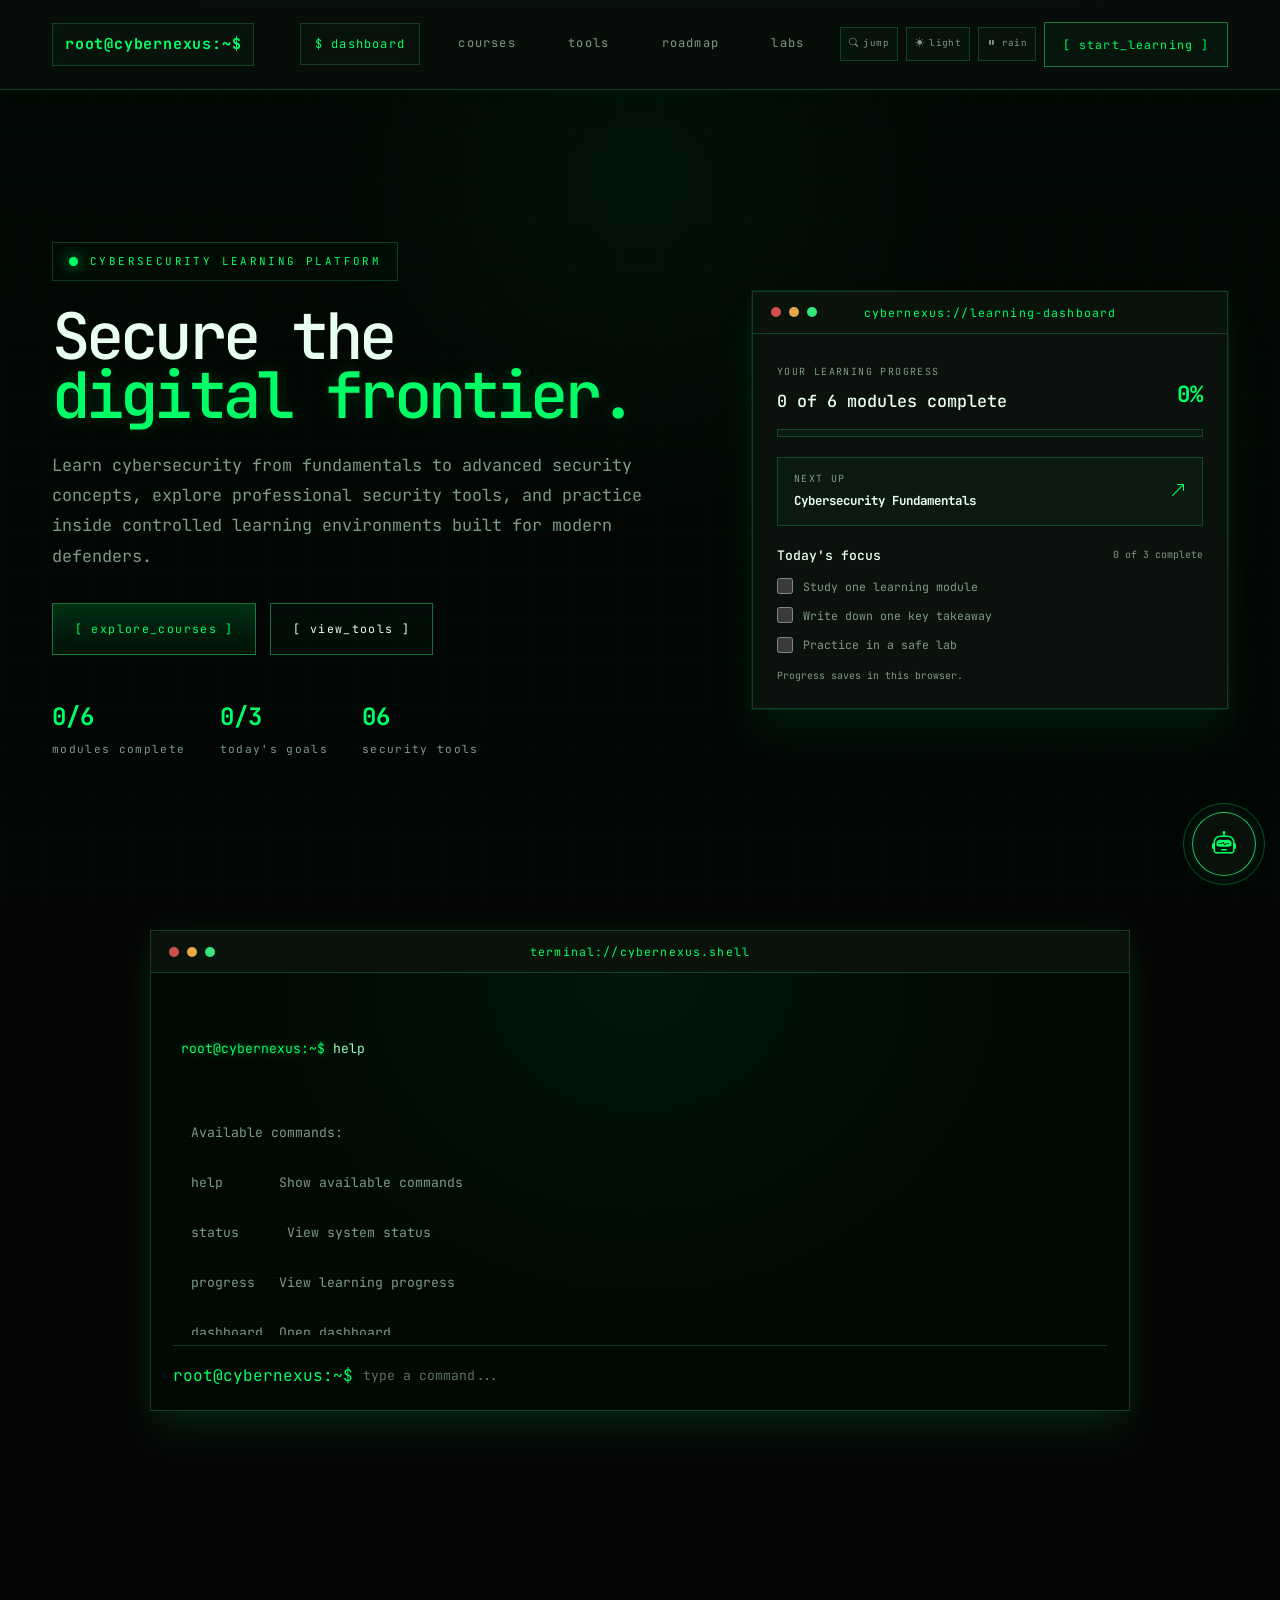
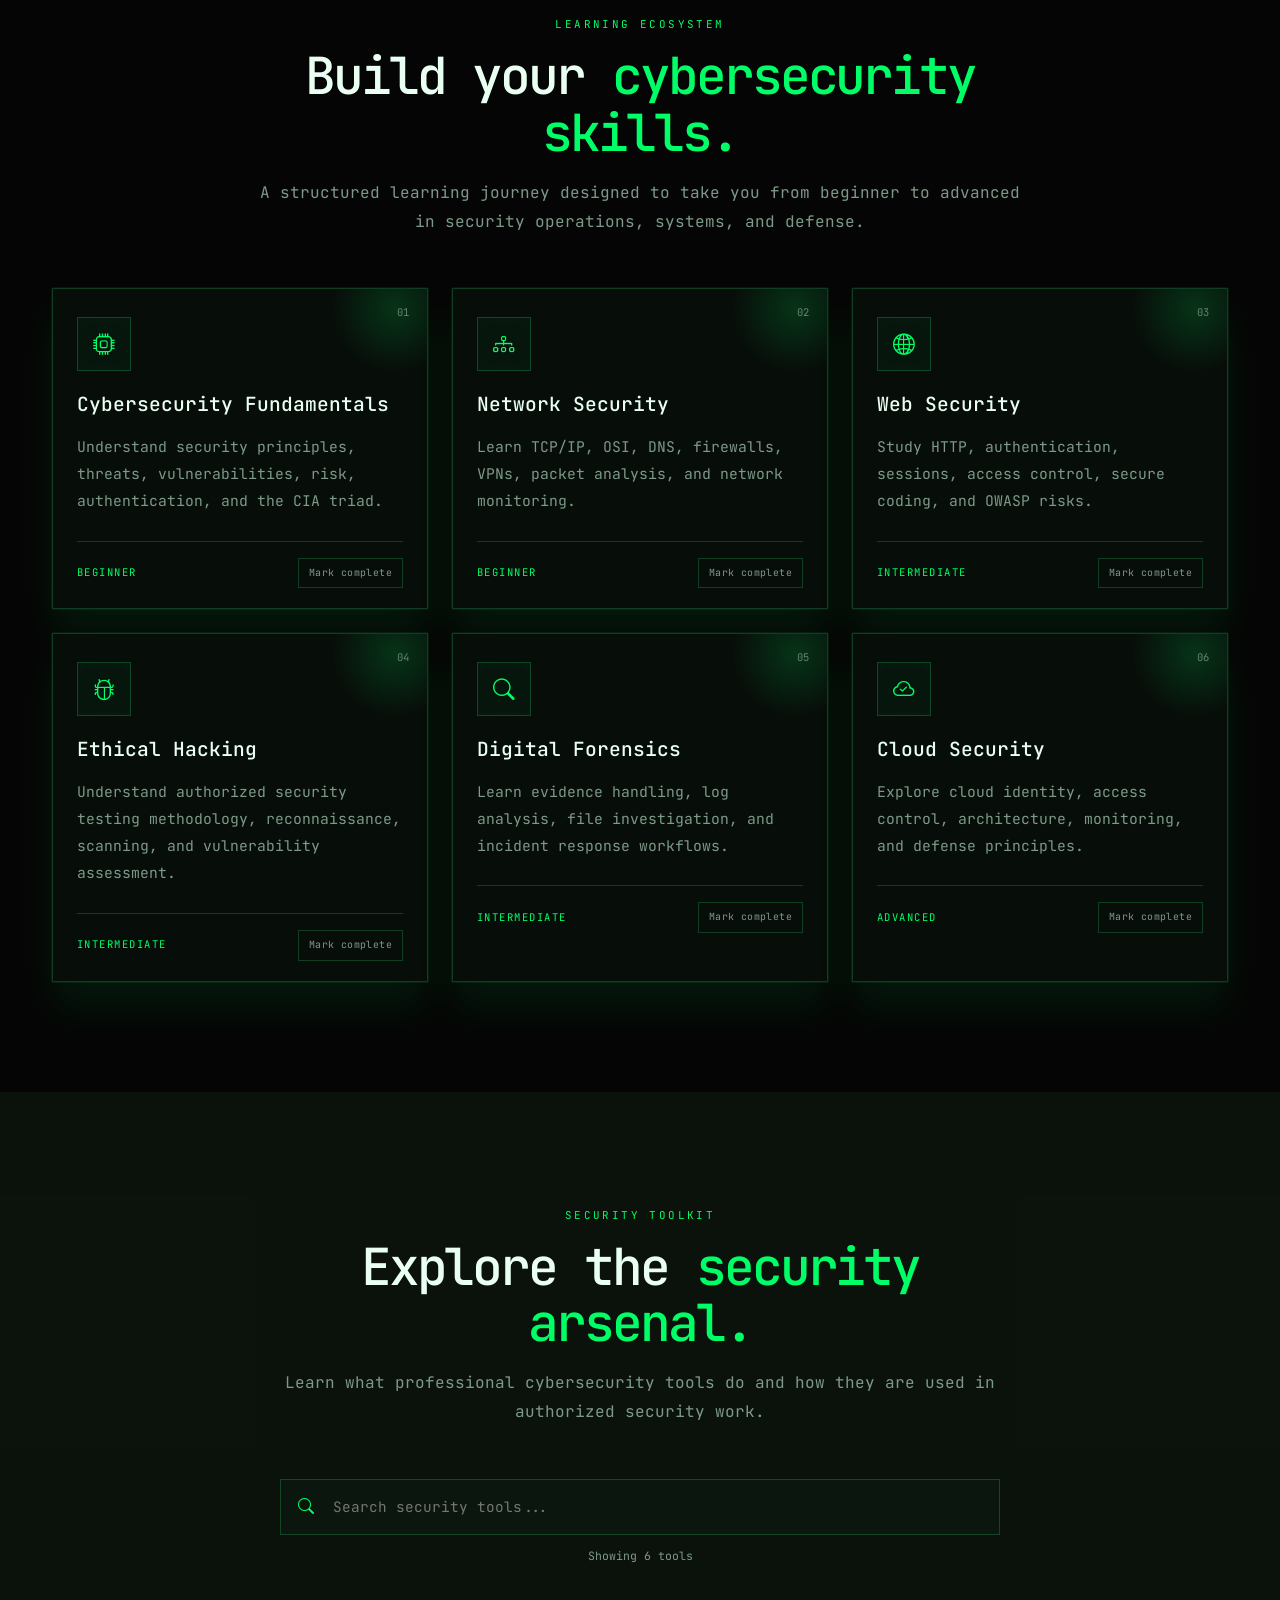
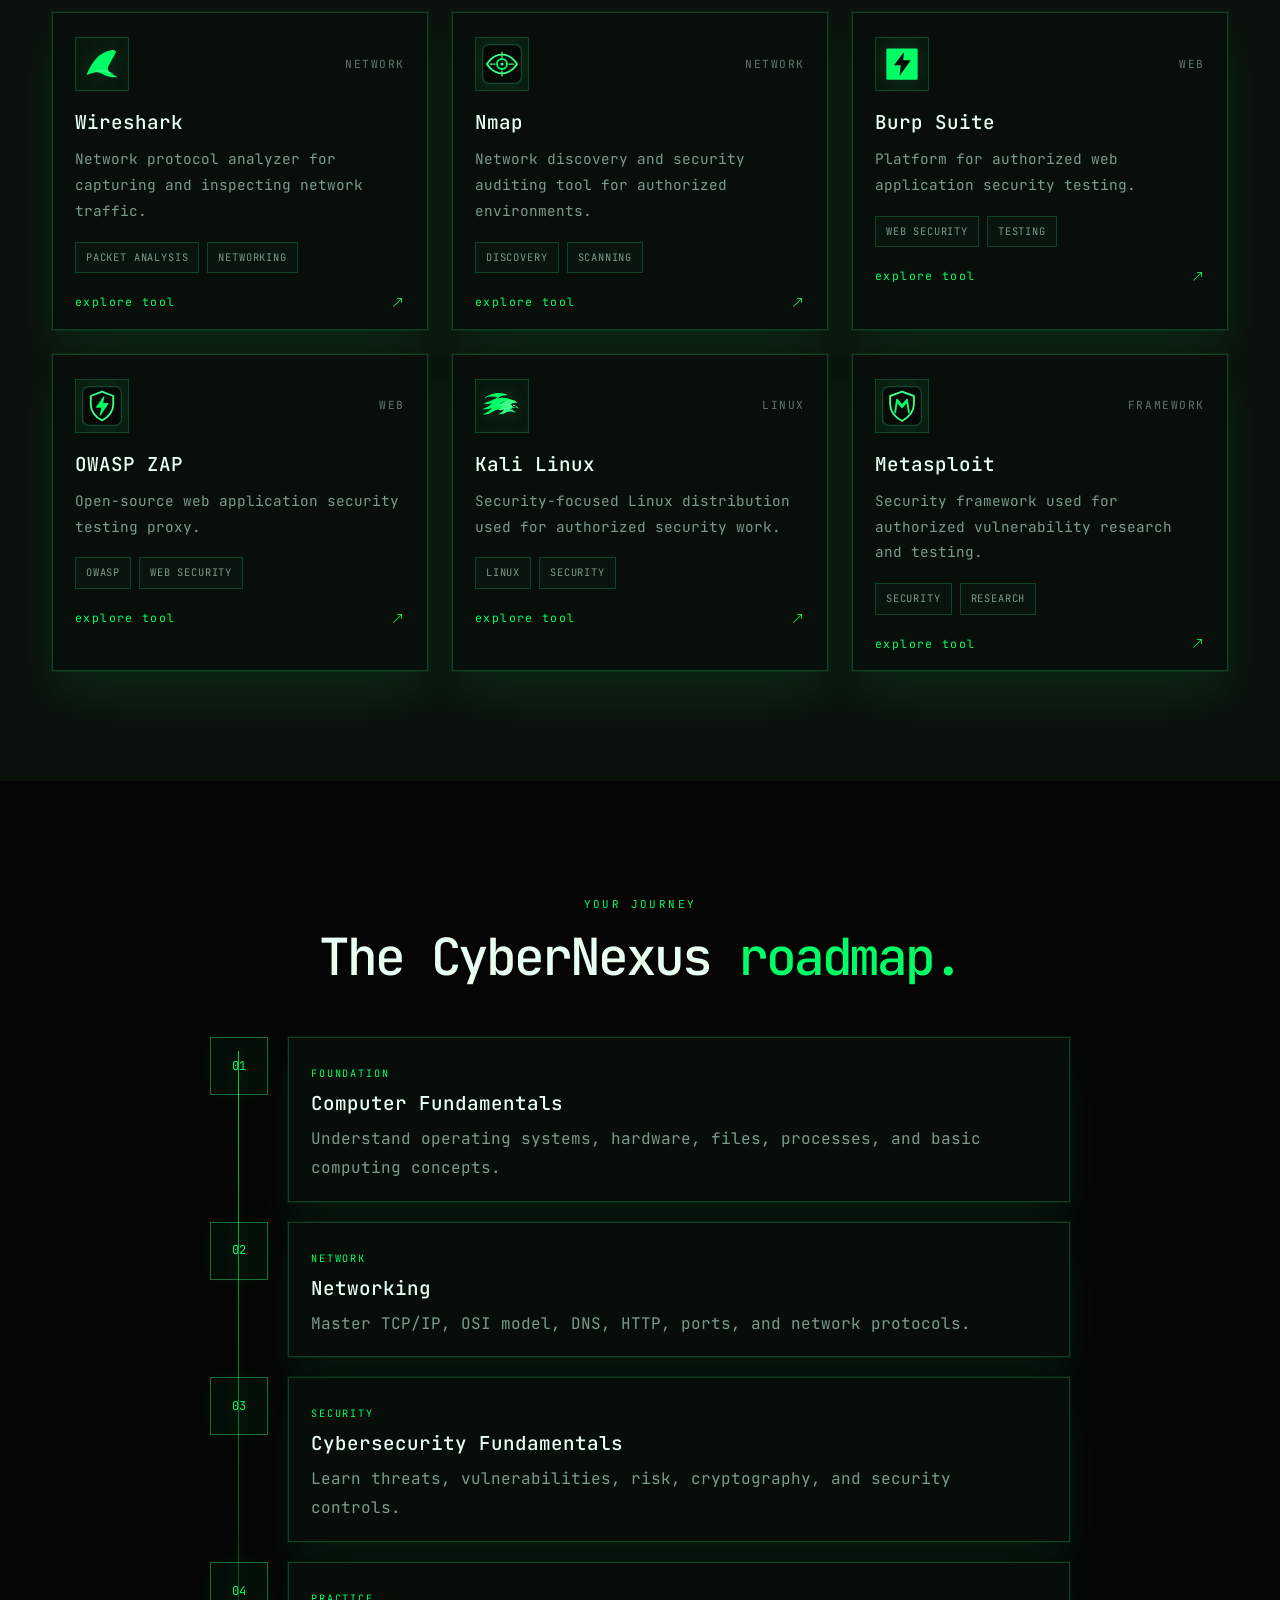
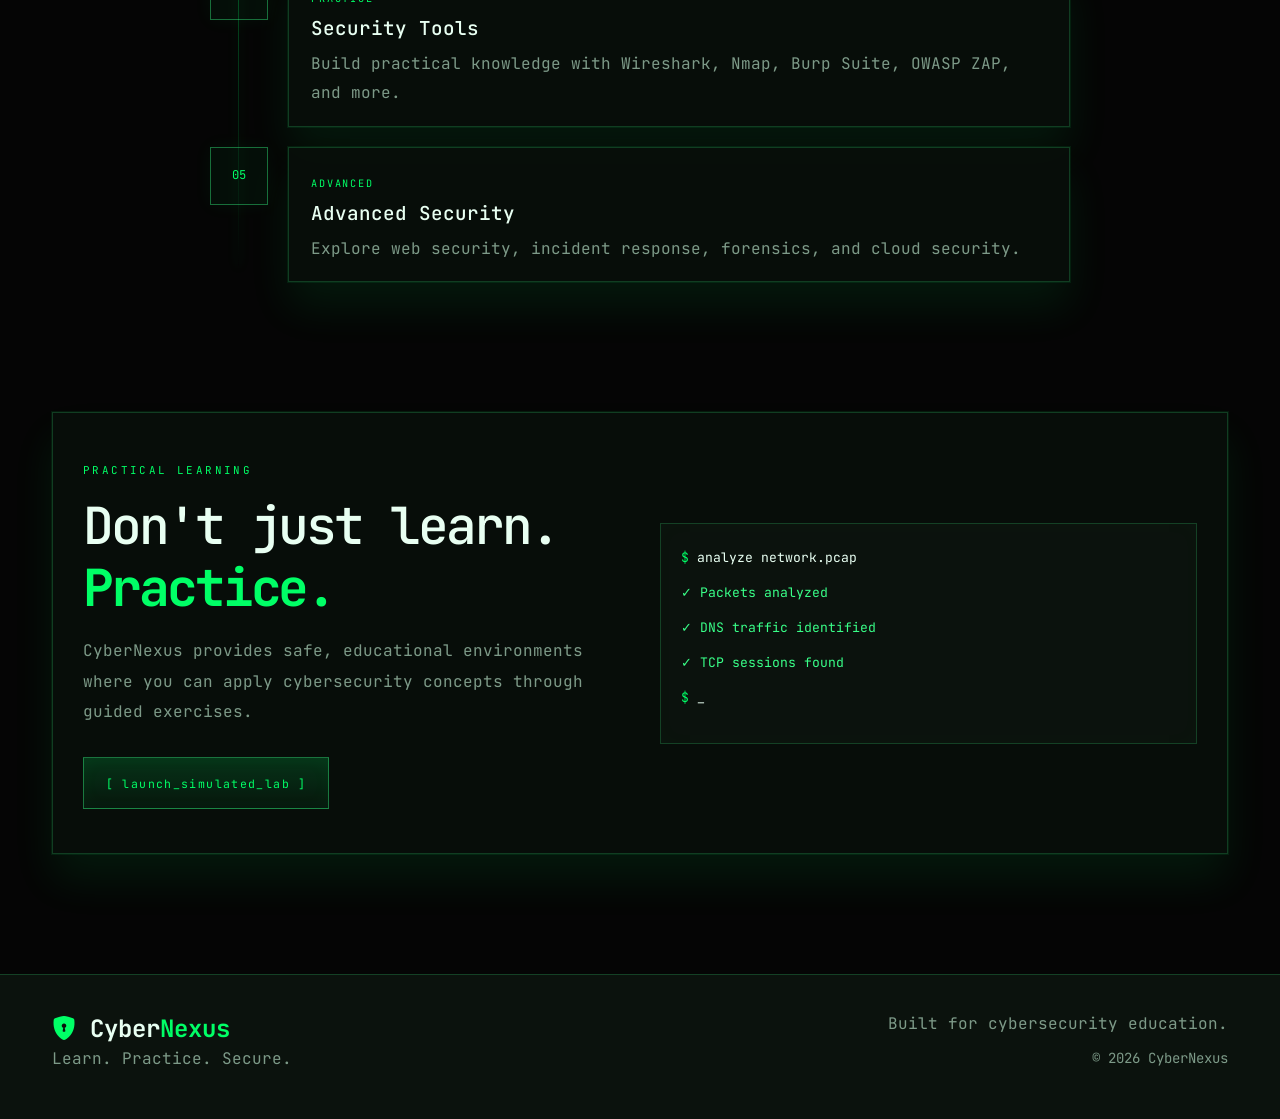
<file: index.html>
<!DOCTYPE html>
<html lang="en">

<head>
    <meta charset="UTF-8">
    <meta name="viewport" content="width=device-width, initial-scale=1.0">
    <meta name="description" content="Learn cybersecurity fundamentals, explore security tools, and practice in a safe, simulated lab environment with CyberNexus.">
    <meta name="theme-color" content="#050505">
    <title>CyberNexus | Cybersecurity Terminal</title>

    <script>
        try {
            document.documentElement.dataset.theme = localStorage.getItem("cybernexus-theme") === "light" ? "light" : "dark";
        } catch (error) {
            document.documentElement.dataset.theme = "dark";
        }
    </script>
    <link href="https://cdn.jsdelivr.net/npm/bootstrap@5.3.3/dist/css/bootstrap.min.css" rel="stylesheet">
    <link rel="stylesheet" href="https://cdn.jsdelivr.net/npm/bootstrap-icons@1.11.3/font/bootstrap-icons.min.css">
    <link rel="preconnect" href="https://fonts.googleapis.com">
    <link rel="preconnect" href="https://fonts.gstatic.com" crossorigin>
    <link href="https://fonts.googleapis.com/css2?family=JetBrains+Mono:wght@400;500;600;700;800&display=swap" rel="stylesheet">
    <link rel="stylesheet" href="style.css">
</head>

<body>
    <a class="skip-link" href="#main-content">Skip to content</a>
    <div id="binary-rain"></div>
    <div class="background-grid"></div>
    <div class="scan-line"></div>

    <div class="ai-bot-container">
        <button class="ai-bot-button" id="aiBotButton" aria-label="Open CyberNexus Guide">
            <div class="bot-pulse"></div>
            <i class="bi bi-robot"></i>
        </button>

        <div class="ai-chat-box" id="aiChatBox">
            <div class="ai-header">
                <div class="ai-profile">
                    <div class="ai-avatar"><i class="bi bi-robot"></i></div>
                    <div>
                        <strong>CyberNexus Guide</strong>
                        <small>QUICK ANSWERS</small>
                    </div>
                </div>
                <button id="closeAI" aria-label="Close guide">×</button>
            </div>

            <div class="ai-messages" id="aiMessages">
                <div class="ai-message bot-message">
                    <div class="message-icon"><i class="bi bi-shield-check"></i></div>
                    <div>
                        <p>Hello, Cyber Warrior! 🛡️</p>
                        <span>I'm CyberNexus Guide. Ask me about common cybersecurity topics.</span>
                    </div>
                </div>
            </div>

            <div class="ai-suggestions">
                <button type="button" onclick="askAI('What is cybersecurity?')">Cybersecurity?</button>
                <button type="button" onclick="askAI('Explain Wireshark')">Wireshark</button>
                <button type="button" onclick="askAI('What is ethical hacking?')">Ethical Hacking</button>
            </div>

            <div class="ai-input-area">
                <input type="text" id="aiInput" placeholder="Ask CyberNexus Guide..." aria-label="Ask CyberNexus Guide">
                <button type="button" onclick="sendAIMessage()" aria-label="Send message"><i class="bi bi-send-fill"></i></button>
            </div>
        </div>
    </div>

    <nav class="cyber-navbar navbar navbar-expand-xl fixed-top">
        <div class="container terminal-nav-shell">
            <a class="navbar-brand" href="#home" aria-label="CyberNexus home">
                <span class="brand-shell">root@cybernexus:~$</span>
            </a>

            <button class="navbar-toggler" type="button" data-bs-toggle="collapse" data-bs-target="#mainNav" aria-label="Toggle navigation">
                <i class="bi bi-terminal-fill"></i>
            </button>

            <div class="collapse navbar-collapse" id="mainNav">
                <ul class="navbar-nav mx-auto">
                    <li class="nav-item"><a class="nav-link active" href="#home">dashboard</a></li>
                    <li class="nav-item"><a class="nav-link" href="#courses">courses</a></li>
                    <li class="nav-item"><a class="nav-link" href="#tools">tools</a></li>
                    <li class="nav-item"><a class="nav-link" href="#roadmap">roadmap</a></li>
                    <li class="nav-item"><a class="nav-link" href="#labs">labs</a></li>
                </ul>

                <div class="nav-actions">
                    <button class="nav-utility-button" id="openCommandPalette" type="button" aria-haspopup="dialog" aria-controls="commandPalette">
                        <i class="bi bi-search" aria-hidden="true"></i>
                        <span>jump</span>
                        <kbd>Ctrl K</kbd>
                    </button>
                    <button class="nav-utility-button theme-toggle" id="themeToggle" type="button" aria-label="Switch to light theme">
                        <i class="bi bi-sun-fill" aria-hidden="true"></i>
                        <span>light</span>
                    </button>
                    <button class="nav-utility-button matrix-toggle" id="matrixToggle" type="button" aria-pressed="false" aria-label="Pause Matrix rain">
                        <i class="bi bi-pause-fill" aria-hidden="true"></i>
                        <span>rain</span>
                    </button>
                    <a href="#courses" class="nav-button">[ start_learning ]</a>
                </div>
            </div>
        </div>
    </nav>

    <dialog class="command-palette" id="commandPalette" aria-labelledby="commandPaletteTitle">
        <div class="command-palette-header">
            <div>
                <span class="dashboard-eyebrow">CYBERNEXUS NAVIGATION</span>
                <h2 id="commandPaletteTitle">Where do you want to go?</h2>
            </div>
            <button type="button" class="palette-close" id="closeCommandPalette" aria-label="Close quick jump">×</button>
        </div>
        <label class="palette-search">
            <i class="bi bi-search" aria-hidden="true"></i>
            <input id="paletteSearch" type="search" aria-label="Search dashboard sections" placeholder="Search courses, tools, labs..." autocomplete="off">
        </label>
        <nav class="palette-links" aria-label="Quick links">
            <a href="#home" data-palette-item data-keywords="dashboard home progress goals">Dashboard <span>Learning progress & goals</span></a>
            <a href="#courses" data-palette-item data-keywords="courses modules learning fundamentals">Courses <span>Browse learning modules</span></a>
            <a href="#tools" data-palette-item data-keywords="tools toolkit wireshark nmap burp zap kali metasploit">Security tools <span>Explore the tool directory</span></a>
            <a href="#roadmap" data-palette-item data-keywords="roadmap stages journey">Roadmap <span>View learning stages</span></a>
            <a href="#labs" data-palette-item data-keywords="labs practice terminal simulation">Practice lab <span>Open the simulated terminal</span></a>
        </nav>
        <p class="palette-empty" id="paletteEmpty" hidden>No matching sections. Try another search.</p>
        <p class="palette-hint"><kbd>Esc</kbd> to close <span>·</span> <kbd>Ctrl K</kbd> to open</p>
    </dialog>

    <main id="main-content">
    <section id="home" class="hero">
        <div class="container">
            <div class="row align-items-center gy-5">
                <div class="col-lg-7 hero-content reveal">
                    <div class="status-badge">
                        <span class="status-dot"></span>
                        CYBERSECURITY LEARNING PLATFORM
                    </div>

                    <h1>
                        Secure the
                        <span class="gradient-text">digital frontier.</span>
                    </h1>

                    <p class="hero-description">
                        Learn cybersecurity from fundamentals to advanced security concepts, explore professional security tools,
                        and practice inside controlled learning environments built for modern defenders.
                    </p>

                    <div class="hero-buttons">
                        <a href="#courses" class="primary-button">[ explore_courses ]</a>
                        <a href="#tools" class="secondary-button">[ view_tools ]</a>
                    </div>

                    <div class="hero-trust" aria-label="Your learning at a glance">
                        <div><strong id="dashboardModuleCount">0/6</strong><span>modules complete</span></div>
                        <div><strong id="dashboardGoalCount">0/3</strong><span>today's goals</span></div>
                        <div><strong>06</strong><span>security tools</span></div>
                    </div>
                </div>

                <div class="col-lg-5 reveal">
                    <div class="console-shell learning-dashboard">
                        <div class="console-header">
                            <div class="terminal-buttons">
                                <span></span>
                                <span></span>
                                <span></span>
                            </div>
                            <div class="terminal-title">cybernexus://learning-dashboard</div>
                        </div>

                        <div class="dashboard-body">
                            <div class="dashboard-progress-header">
                                <div>
                                    <span class="dashboard-eyebrow">YOUR LEARNING PROGRESS</span>
                                    <h2 id="learningProgressLabel">0 of 6 modules complete</h2>
                                </div>
                                <strong id="learningProgressPercent">0%</strong>
                            </div>
                            <div class="dashboard-progress-track" id="learningProgressBar" role="progressbar" aria-label="Learning modules completed" aria-valuemin="0" aria-valuemax="6" aria-valuenow="0">
                                <span></span>
                            </div>
                            <a class="dashboard-continue" id="continueLearning" href="#courses">
                                <span><small>NEXT UP</small><strong>Cybersecurity Fundamentals</strong></span>
                                <i class="bi bi-arrow-up-right" aria-hidden="true"></i>
                            </a>
                            <div class="daily-goals">
                                <div class="daily-goals-heading">
                                    <h3>Today's focus</h3>
                                    <span id="dailyGoalsSummary">0 of 3 complete</span>
                                </div>
                                <label class="goal-item">
                                    <input class="daily-goal" type="checkbox" data-goal-id="learn">
                                    <span>Study one learning module</span>
                                </label>
                                <label class="goal-item">
                                    <input class="daily-goal" type="checkbox" data-goal-id="notes">
                                    <span>Write down one key takeaway</span>
                                </label>
                                <label class="goal-item">
                                    <input class="daily-goal" type="checkbox" data-goal-id="practice">
                                    <span>Practice in a safe lab</span>
                                </label>
                            </div>
                            <p class="dashboard-save-status" id="learningSaveStatus" role="status" aria-live="polite">Progress saves in this browser.</p>
                        </div>
                    </div>
                </div>
            </div>
        </div>
    </section>

    <section class="terminal-section">
        <div class="container">
            <div class="command-panel reveal">
                <div class="panel-header">
                    <div class="terminal-buttons">
                        <span></span>
                        <span></span>
                        <span></span>
                    </div>
                    <div class="terminal-title">terminal://cybernexus.shell</div>
                </div>

                <div class="panel-body">
                    <div id="commandOutput" class="command-output">
                        <div class="command-line"><span class="prompt">root@cybernexus:~$</span> help</div>
                        <div class="output-block">
                            <div>Available commands:</div>
                            <div>help &nbsp;&nbsp;&nbsp;&nbsp;&nbsp;&nbsp;Show available commands</div>
                            <div>status &nbsp;&nbsp;&nbsp;&nbsp;&nbsp;View system status</div>
                            <div>progress &nbsp;&nbsp;View learning progress</div>
                            <div>dashboard &nbsp;Open dashboard</div>
                            <div>network &nbsp;&nbsp;&nbsp;&nbsp;Network information</div>
                            <div>tools &nbsp;&nbsp;&nbsp;&nbsp;&nbsp;&nbsp;Security tools</div>
                            <div>labs &nbsp;&nbsp;&nbsp;&nbsp;&nbsp;&nbsp;&nbsp;Practice labs</div>
                            <div>security &nbsp;&nbsp;&nbsp;Security overview</div>
                            <div>about &nbsp;&nbsp;&nbsp;&nbsp;&nbsp;&nbsp;About CyberNexus</div>
                            <div>whoami &nbsp;&nbsp;&nbsp;&nbsp;Current user</div>
                            <div>date &nbsp;&nbsp;&nbsp;&nbsp;&nbsp;&nbsp;&nbsp;Current date</div>
                            <div>version &nbsp;&nbsp;&nbsp;&nbsp;Show version</div>
                        </div>
                    </div>

                    <div class="command-input-row">
                        <span class="prompt">root@cybernexus:~$</span>
                        <input id="terminalInput" type="text" aria-label="Terminal command input" placeholder="type a command...">
                    </div>
                </div>
            </div>
        </div>
    </section>

    <section id="courses" class="section">
        <div class="container">
            <div class="section-header reveal">
                <span>LEARNING ECOSYSTEM</span>
                <h2>Build your <span>cybersecurity skills.</span></h2>
                <p>A structured learning journey designed to take you from beginner to advanced in security operations, systems, and defense.</p>
            </div>

            <div class="row g-4">
                <div class="col-lg-4 col-md-6 reveal">
                    <article class="modern-card" id="course-fundamentals">
                        <div class="card-number">01</div>
                        <div class="card-icon"><i class="bi bi-cpu"></i></div>
                        <h3>Cybersecurity Fundamentals</h3>
                        <p>Understand security principles, threats, vulnerabilities, risk, authentication, and the CIA triad.</p>
                        <div class="card-footer"><span>Beginner</span><button class="course-toggle" type="button" data-course-id="fundamentals" aria-pressed="false">Mark complete</button></div>
                    </article>
                </div>

                <div class="col-lg-4 col-md-6 reveal">
                    <article class="modern-card" id="course-network">
                        <div class="card-number">02</div>
                        <div class="card-icon"><i class="bi bi-diagram-3"></i></div>
                        <h3>Network Security</h3>
                        <p>Learn TCP/IP, OSI, DNS, firewalls, VPNs, packet analysis, and network monitoring.</p>
                        <div class="card-footer"><span>Beginner</span><button class="course-toggle" type="button" data-course-id="network" aria-pressed="false">Mark complete</button></div>
                    </article>
                </div>

                <div class="col-lg-4 col-md-6 reveal">
                    <article class="modern-card" id="course-web-security">
                        <div class="card-number">03</div>
                        <div class="card-icon"><i class="bi bi-globe2"></i></div>
                        <h3>Web Security</h3>
                        <p>Study HTTP, authentication, sessions, access control, secure coding, and OWASP risks.</p>
                        <div class="card-footer"><span>Intermediate</span><button class="course-toggle" type="button" data-course-id="web-security" aria-pressed="false">Mark complete</button></div>
                    </article>
                </div>

                <div class="col-lg-4 col-md-6 reveal">
                    <article class="modern-card" id="course-ethical-hacking">
                        <div class="card-number">04</div>
                        <div class="card-icon"><i class="bi bi-bug"></i></div>
                        <h3>Ethical Hacking</h3>
                        <p>Understand authorized security testing methodology, reconnaissance, scanning, and vulnerability assessment.</p>
                        <div class="card-footer"><span>Intermediate</span><button class="course-toggle" type="button" data-course-id="ethical-hacking" aria-pressed="false">Mark complete</button></div>
                    </article>
                </div>

                <div class="col-lg-4 col-md-6 reveal">
                    <article class="modern-card" id="course-forensics">
                        <div class="card-number">05</div>
                        <div class="card-icon"><i class="bi bi-search"></i></div>
                        <h3>Digital Forensics</h3>
                        <p>Learn evidence handling, log analysis, file investigation, and incident response workflows.</p>
                        <div class="card-footer"><span>Intermediate</span><button class="course-toggle" type="button" data-course-id="forensics" aria-pressed="false">Mark complete</button></div>
                    </article>
                </div>

                <div class="col-lg-4 col-md-6 reveal">
                    <article class="modern-card" id="course-cloud-security">
                        <div class="card-number">06</div>
                        <div class="card-icon"><i class="bi bi-cloud-check"></i></div>
                        <h3>Cloud Security</h3>
                        <p>Explore cloud identity, access control, architecture, monitoring, and defense principles.</p>
                        <div class="card-footer"><span>Advanced</span><button class="course-toggle" type="button" data-course-id="cloud-security" aria-pressed="false">Mark complete</button></div>
                    </article>
                </div>
            </div>
        </div>
    </section>

    <section id="tools" class="section tools-section">
        <div class="container">
            <div class="section-header reveal">
                <span>SECURITY TOOLKIT</span>
                <h2>Explore the <span>security arsenal.</span></h2>
                <p>Learn what professional cybersecurity tools do and how they are used in authorized security work.</p>
            </div>

            <div class="tool-search reveal">
                <i class="bi bi-search"></i>
                <input type="search" id="toolSearch" placeholder="Search security tools..." aria-label="Search security tools" aria-controls="toolsContainer" autocomplete="off">
            </div>
            <p class="tool-results" id="toolSearchStatus" role="status" aria-live="polite">Showing 6 tools</p>

            <div class="row g-4 mt-4" id="toolsContainer">
                <div class="col-lg-4 col-md-6 tool-item reveal">
                    <div class="tool-modern-card">
                        <div class="tool-header">
                            <div class="tool-logo">
                                <img src="assets/logos/wireshark.svg" alt="Green network packet analyzer icon" width="38" height="38" loading="lazy" decoding="async" />
                            </div>
                            <span>NETWORK</span>
                        </div>
                        <h3>Wireshark</h3>
                        <p>Network protocol analyzer for capturing and inspecting network traffic.</p>
                        <div class="tool-tags"><span>Packet Analysis</span><span>Networking</span></div>
                        <a href="https://www.wireshark.org/" target="_blank" rel="noopener noreferrer" class="tool-link">Explore Tool <i class="bi bi-arrow-up-right"></i></a>
                    </div>
                </div>

                <div class="col-lg-4 col-md-6 tool-item reveal">
                    <div class="tool-modern-card">
                        <div class="tool-header">
                            <div class="tool-logo">
                                <img src="assets/logos/nmap.svg" alt="Nmap-inspired green scanning icon" width="38" height="38" loading="lazy" decoding="async" />
                            </div>
                            <span>NETWORK</span>
                        </div>
                        <h3>Nmap</h3>
                        <p>Network discovery and security auditing tool for authorized environments.</p>
                        <div class="tool-tags"><span>Discovery</span><span>Scanning</span></div>
                        <a href="https://nmap.org/" target="_blank" rel="noopener noreferrer" class="tool-link">Explore Tool <i class="bi bi-arrow-up-right"></i></a>
                    </div>
                </div>

                <div class="col-lg-4 col-md-6 tool-item reveal">
                    <div class="tool-modern-card">
                        <div class="tool-header">
                            <div class="tool-logo">
                                <img src="assets/logos/burpsuite.svg" alt="Green web traffic proxy and intercept icon" width="38" height="38" loading="lazy" decoding="async" />
                            </div>
                            <span>WEB</span>
                        </div>
                        <h3>Burp Suite</h3>
                        <p>Platform for authorized web application security testing.</p>
                        <div class="tool-tags"><span>Web Security</span><span>Testing</span></div>
                        <a href="https://portswigger.net/burp" target="_blank" rel="noopener noreferrer" class="tool-link">Explore Tool <i class="bi bi-arrow-up-right"></i></a>
                    </div>
                </div>

                <div class="col-lg-4 col-md-6 tool-item reveal">
                    <div class="tool-modern-card">
                        <div class="tool-header">
                            <div class="tool-logo">
                                <img src="assets/logos/owasp-zap.svg" alt="OWASP ZAP-inspired green shield icon" width="38" height="38" loading="lazy" decoding="async" />
                            </div>
                            <span>WEB</span>
                        </div>
                        <h3>OWASP ZAP</h3>
                        <p>Open-source web application security testing proxy.</p>
                        <div class="tool-tags"><span>OWASP</span><span>Web Security</span></div>
                        <a href="https://www.zaproxy.org/" target="_blank" rel="noopener noreferrer" class="tool-link">Explore Tool <i class="bi bi-arrow-up-right"></i></a>
                    </div>
                </div>

                <div class="col-lg-4 col-md-6 tool-item reveal">
                    <div class="tool-modern-card">
                        <div class="tool-header">
                            <div class="tool-logo">
                                <img src="assets/logos/kali-linux.svg" alt="Green Kali Linux dragon-inspired logo" width="38" height="38" loading="lazy" decoding="async" />
                            </div>
                            <span>LINUX</span>
                        </div>
                        <h3>Kali Linux</h3>
                        <p>Security-focused Linux distribution used for authorized security work.</p>
                        <div class="tool-tags"><span>Linux</span><span>Security</span></div>
                        <a href="https://www.kali.org/" target="_blank" rel="noopener noreferrer" class="tool-link">Explore Tool <i class="bi bi-arrow-up-right"></i></a>
                    </div>
                </div>

                <div class="col-lg-4 col-md-6 tool-item reveal">
                    <div class="tool-modern-card">
                        <div class="tool-header">
                            <div class="tool-logo">
                                <img src="assets/logos/metasploit.svg" alt="Metasploit-inspired green shield icon" width="38" height="38" loading="lazy" decoding="async" />
                            </div>
                            <span>FRAMEWORK</span>
                        </div>
                        <h3>Metasploit</h3>
                        <p>Security framework used for authorized vulnerability research and testing.</p>
                        <div class="tool-tags"><span>Security</span><span>Research</span></div>
                        <a href="https://www.metasploit.com/" target="_blank" rel="noopener noreferrer" class="tool-link">Explore Tool <i class="bi bi-arrow-up-right"></i></a>
                    </div>
                </div>
                <div class="col-12 tool-empty-state" id="toolEmptyState" hidden>No tools match that search. Try another name or keyword.</div>
            </div>
        </div>
    </section>

    <section id="roadmap" class="section">
        <div class="container">
            <div class="section-header reveal">
                <span>YOUR JOURNEY</span>
                <h2>The CyberNexus <span>roadmap.</span></h2>
            </div>

            <div class="roadmap">
                <div class="road-line"></div>

                <div class="road-item reveal">
                    <div class="road-number">01</div>
                    <div class="road-content">
                        <span>FOUNDATION</span>
                        <h3>Computer Fundamentals</h3>
                        <p>Understand operating systems, hardware, files, processes, and basic computing concepts.</p>
                    </div>
                </div>

                <div class="road-item reveal">
                    <div class="road-number">02</div>
                    <div class="road-content">
                        <span>NETWORK</span>
                        <h3>Networking</h3>
                        <p>Master TCP/IP, OSI model, DNS, HTTP, ports, and network protocols.</p>
                    </div>
                </div>

                <div class="road-item reveal">
                    <div class="road-number">03</div>
                    <div class="road-content">
                        <span>SECURITY</span>
                        <h3>Cybersecurity Fundamentals</h3>
                        <p>Learn threats, vulnerabilities, risk, cryptography, and security controls.</p>
                    </div>
                </div>

                <div class="road-item reveal">
                    <div class="road-number">04</div>
                    <div class="road-content">
                        <span>PRACTICE</span>
                        <h3>Security Tools</h3>
                        <p>Build practical knowledge with Wireshark, Nmap, Burp Suite, OWASP ZAP, and more.</p>
                    </div>
                </div>

                <div class="road-item reveal">
                    <div class="road-number">05</div>
                    <div class="road-content">
                        <span>ADVANCED</span>
                        <h3>Advanced Security</h3>
                        <p>Explore web security, incident response, forensics, and cloud security.</p>
                    </div>
                </div>
            </div>
        </div>
    </section>

    <section id="labs" class="labs-section">
        <div class="container">
            <div class="lab-box reveal">
                <div class="lab-content">
                    <span>PRACTICAL LEARNING</span>
                    <h2>Don't just learn. <strong>Practice.</strong></h2>
                    <p>CyberNexus provides safe, educational environments where you can apply cybersecurity concepts through guided exercises.</p>
                    <a href="terminal-web-app/index.html" class="primary-button">[ launch_simulated_lab ]</a>
                </div>

                <div class="lab-visual">
                    <div class="lab-terminal">
                        <div class="lab-line"><span>$</span> analyze network.pcap</div>
                        <div class="lab-line success">✓ Packets analyzed</div>
                        <div class="lab-line success">✓ DNS traffic identified</div>
                        <div class="lab-line success">✓ TCP sessions found</div>
                        <div class="lab-line"><span>$</span> _</div>
                    </div>
                </div>
            </div>
        </div>
    </section>

    <footer>
        <div class="container">
            <div class="row align-items-center">
                <div class="col-lg-6">
                    <div class="footer-brand"><i class="bi bi-shield-lock-fill"></i> Cyber<span>Nexus</span></div>
                    <p>Learn. Practice. Secure.</p>
                </div>

                <div class="col-lg-6 text-lg-end">
                    <p class="footer-note">Built for cybersecurity education.</p>
                    <small>© 2026 CyberNexus</small>
                </div>
            </div>
        </div>
    </footer>
    </main>

    <script src="https://cdn.jsdelivr.net/npm/bootstrap@5.3.3/dist/js/bootstrap.bundle.min.js"></script>
    <script src="script.js"></script>
</body>
</html>
</file>
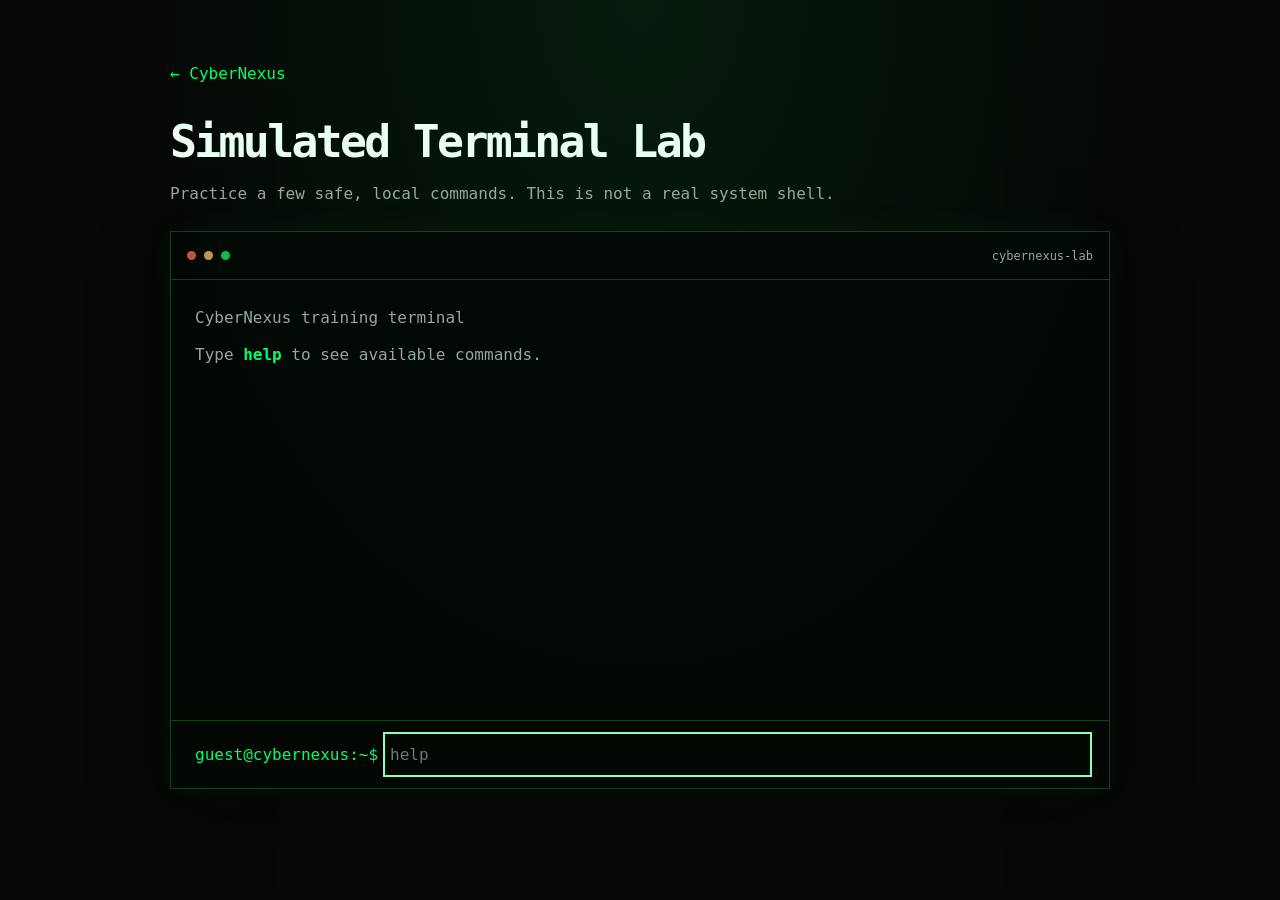
<file: terminal-web-app/index.html>
<!DOCTYPE html>
<html lang="en">
<head>
    <meta charset="UTF-8">
    <meta name="viewport" content="width=device-width, initial-scale=1.0">
    <meta name="description" content="A safe, simulated command-line lab for learning basic terminal commands.">
    <meta name="theme-color" content="#050805">
    <title>CyberNexus | Simulated Terminal Lab</title>
    <link rel="stylesheet" href="css/style.css">
</head>
<body>
    <main class="terminal" aria-label="Simulated terminal">
        <header class="terminal-header">
            <a href="../index.html" class="back-link">← CyberNexus</a>
            <h1>Simulated Terminal Lab</h1>
            <p>Practice a few safe, local commands. This is not a real system shell.</p>
        </header>
        <section class="terminal-window" aria-label="Terminal session">
            <div class="window-bar" aria-hidden="true">
                <span></span><span></span><span></span>
                <span class="window-title">cybernexus-lab</span>
            </div>
            <div class="terminal-output" id="terminal-output" aria-live="polite" aria-label="Terminal output">
                <p class="output-line">CyberNexus training terminal</p>
                <p class="output-line">Type <strong>help</strong> to see available commands.</p>
            </div>
            <div class="terminal-input">
                <label class="prompt" for="command-input">guest@cybernexus:~$</label>
                <input type="text" id="command-input" autofocus autocomplete="off" autocapitalize="off" spellcheck="false" aria-label="Terminal command" placeholder="help">
            </div>
        </section>
    </main>
    <script src="js/main.js" defer></script>
</body>
</html>
</file>
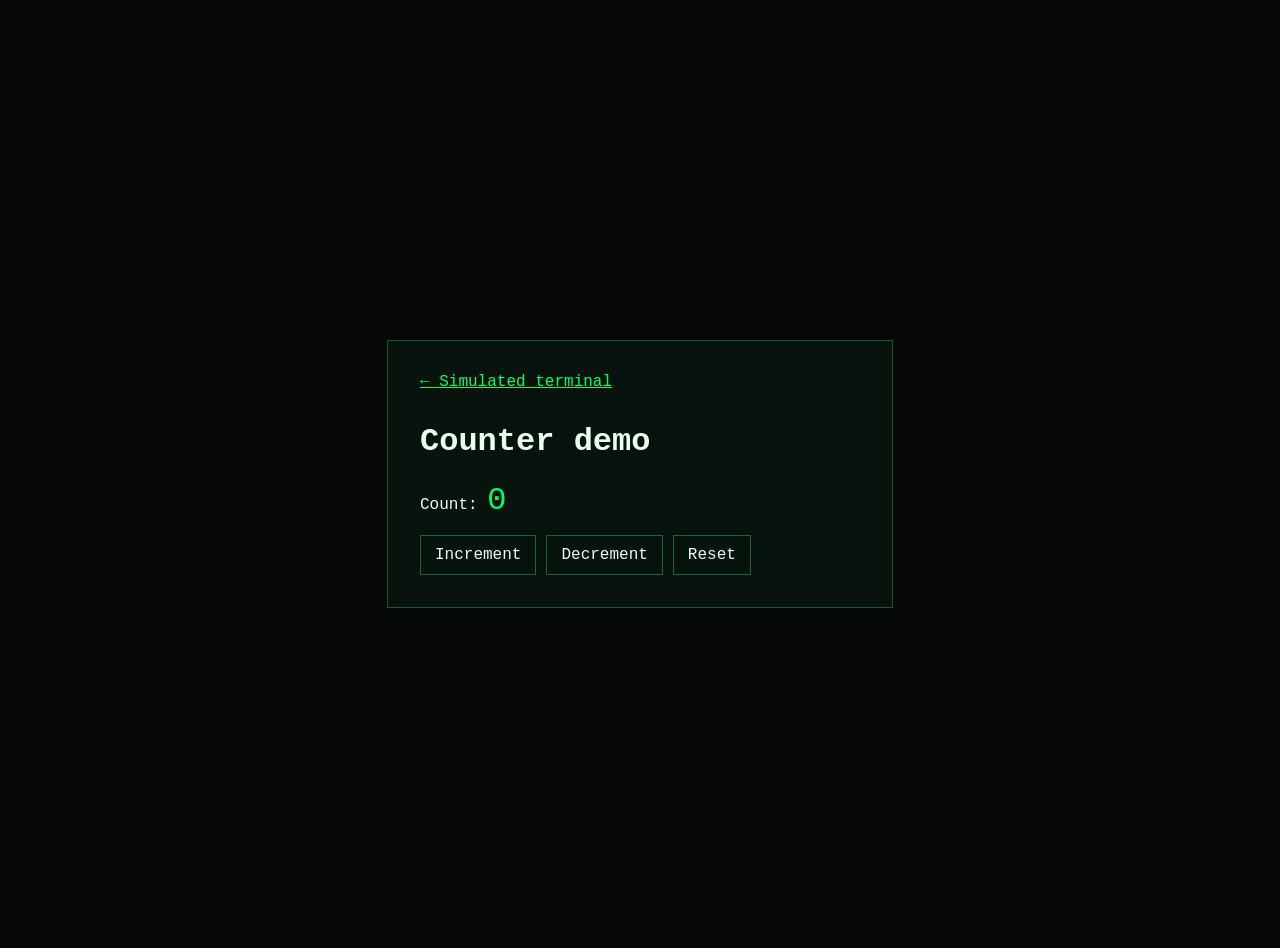
<file: terminal-web-app/counter.html>
<!DOCTYPE html>
<html lang="en">
<head>
    <meta charset="UTF-8">
    <meta name="viewport" content="width=device-width, initial-scale=1.0">
    <meta name="theme-color" content="#050805">
    <title>CyberNexus | Counter Demo</title>
    <style>
        :root {
            color-scheme: dark;
            font-family: "Cascadia Code", Consolas, monospace;
            background: #050805;
            color: #e8fff2;
        }

        body {
            min-height: 100vh;
            margin: 0;
            display: grid;
            place-items: center;
            padding: 24px;
        }

        main {
            width: min(440px, 100%);
            padding: 32px;
            border: 1px solid rgba(57, 255, 136, 0.3);
            background: #09130d;
        }

        a { color: #00ff66; }
        h1 { margin-top: 32px; }
        output { color: #00ff66; font-size: 2rem; }
        .controls { display: flex; flex-wrap: wrap; gap: 10px; }
        button {
            padding: 10px 14px;
            border: 1px solid rgba(57, 255, 136, 0.35);
            background: transparent;
            color: #e8fff2;
            font: inherit;
            cursor: pointer;
        }

        button:hover,
        button:focus-visible { border-color: #00ff66; }
        button:focus-visible,
        a:focus-visible { outline: 2px solid #8affb5; outline-offset: 3px; }
    </style>
</head>
<body>
    <main>
        <a href="index.html">← Simulated terminal</a>
        <h1>Counter demo</h1>
        <p>Count: <output id="count" aria-live="polite">0</output></p>
        <div class="controls" aria-label="Counter controls">
            <button type="button" data-action="increment">Increment</button>
            <button type="button" data-action="decrement">Decrement</button>
            <button type="button" data-action="reset">Reset</button>
        </div>
    </main>
    <script>
        let count = 0;
        const countOutput = document.getElementById("count");

        document.querySelector(".controls").addEventListener("click", (event) => {
            const button = event.target instanceof Element ? event.target.closest("button") : null;
            if (!button) return;

            const action = button.dataset.action;
            if (action === "increment") count++;
            if (action === "decrement") count--;
            if (action === "reset") count = 0;
            countOutput.textContent = String(count);
        });
    </script>
</body>
</html>
</file>
<file: style.css>
:root {
    color-scheme: dark;
    --bg: #050505;
    --bg-soft: #0b120d;
    --panel: rgba(8, 15, 11, 0.9);
    --panel-strong: rgba(10, 18, 12, 0.96);
    --panel-alt: rgba(14, 23, 15, 0.82);
    --green: #00ff66;
    --green-strong: #39ff88;
    --green-soft: #99ffbc;
    --muted: #7d9a88;
    --text: #e8fff2;
    --line: rgba(57, 255, 136, 0.2);
    --line-strong: rgba(57, 255, 136, 0.4);
    --warning: #ffb84d;
    --error: #ff5f5f;
    --info: #7ad7ff;
    --shadow: rgba(0, 255, 102, 0.08);
}

:root[data-theme="light"] {
    color-scheme: light;
    --bg: #f3f7f4;
    --bg-soft: #e9f0eb;
    --panel: rgba(255, 255, 255, 0.94);
    --panel-strong: #ffffff;
    --panel-alt: #eaf1ec;
    --green: #087c3f;
    --green-strong: #07934a;
    --green-soft: #17653b;
    --muted: #52665a;
    --text: #15241a;
    --line: rgba(12, 103, 55, 0.2);
    --line-strong: rgba(12, 103, 55, 0.4);
    --warning: #8a5700;
    --error: #a52e2e;
    --info: #176786;
    --shadow: rgba(0, 90, 43, 0.08);
}

* { box-sizing: border-box; }

html { scroll-behavior: smooth; }

body {
    margin: 0;
    background: var(--bg);
    color: var(--text);
    font-family: "JetBrains Mono", "SFMono-Regular", Consolas, monospace;
    overflow-x: hidden;
    cursor: auto;
}

.skip-link {
    position: fixed;
    top: 12px;
    left: 12px;
    z-index: 3000;
    padding: 10px 14px;
    color: var(--bg);
    background: var(--green);
    transform: translateY(-160%);
}

.skip-link:focus { transform: translateY(0); }

body::before {
    content: "";
    position: fixed;
    inset: 0;
    background: linear-gradient(rgba(0, 255, 102, 0.02), rgba(0, 255, 102, 0.005));
    pointer-events: none;
    z-index: -3;
}

a, button, input { font: inherit; }
a { text-decoration: none; }
img { max-width: 100%; }
section[id] { scroll-margin-top: 88px; }

a:focus-visible,
button:focus-visible,
input:focus-visible {
    outline: 2px solid var(--green-strong);
    outline-offset: 3px;
}

h1, h2, h3, h4, h5, h6 {
    font-family: "JetBrains Mono", monospace;
    margin: 0;
}

p { margin: 0; }

#binary-rain {
    position: fixed;
    inset: 0;
    overflow: hidden;
    pointer-events: none;
    z-index: -5;
    opacity: 0.62;
    background:
        radial-gradient(circle at 50% 20%, rgba(0, 255, 102, 0.08), transparent 35%),
        linear-gradient(180deg, rgba(1, 4, 2, 0.95), rgba(4, 8, 6, 0.88));
}

.matrix-column {
    position: absolute;
    top: -110vh;
    display: flex;
    flex-direction: column;
    width: 1em;
    color: rgba(0, 255, 102, 0.44);
    font-size: var(--matrix-size, 13px);
    line-height: 1.25;
    text-align: center;
    text-shadow: 0 0 7px rgba(0, 255, 102, 0.32);
    animation: matrixFall var(--matrix-duration, 14s) linear infinite;
    animation-delay: var(--matrix-delay, 0s);
    user-select: none;
    white-space: nowrap;
    will-change: transform;
}

.matrix-column span { opacity: 0.68; }

.matrix-column .matrix-token {
    display: block;
    padding: 1px 2px;
    color: rgba(57, 255, 136, 0.5);
    font-size: 0.52em;
    font-weight: 700;
    letter-spacing: 0.04em;
}

.matrix-column .matrix-head {
    color: #d7ffe5;
    opacity: 1;
    text-shadow: 0 0 5px #00ff66, 0 0 14px #00ff66;
}

.matrix-column .matrix-dim { opacity: 0.2; }

@keyframes matrixFall {
    0% { transform: translate3d(0, -15vh, 0); }
    100% { transform: translate3d(0, 220vh, 0); }
}

body.matrix-paused .matrix-column,
body.matrix-paused .scan-line {
    animation-play-state: paused;
}

.background-grid {
    position: fixed;
    inset: 0;
    background-image:
        linear-gradient(rgba(0, 255, 102, 0.018) 1px, transparent 1px),
        linear-gradient(90deg, rgba(0, 255, 102, 0.018) 1px, transparent 1px);
    background-size: 44px 44px;
    pointer-events: none;
    z-index: -4;
}

.scan-line {
    position: fixed;
    left: 0;
    width: 100%;
    height: 2px;
    background: linear-gradient(90deg, transparent, rgba(57, 255, 136, 0.8), transparent);
    opacity: 0.3;
    pointer-events: none;
    z-index: 30;
    animation: scanScreen 10s linear infinite;
}

@keyframes scanScreen {
    0% { top: -10%; }
    100% { top: 110%; }
}

.container { max-width: 1200px; }

@media (max-width: 1199px) {
    .navbar-collapse {
        margin-top: 18px;
        padding: 18px 12px;
        border: 1px solid var(--line);
        background: var(--panel-strong);
    }

    .navbar-nav { margin-bottom: 12px; }

    .nav-actions {
        align-items: stretch;
        flex-direction: column;
    }

    .nav-utility-button,
    .nav-actions .nav-button { width: 100%; }
}

.cyber-navbar {
    padding: 18px 0;
    background: var(--panel);
    border-bottom: 1px solid var(--line);
    backdrop-filter: blur(14px);
    box-shadow: 0 0 20px rgba(0, 255, 102, 0.03);
}

.cyber-navbar.is-scrolled { background: var(--panel-strong); }

.terminal-nav-shell { display: flex; align-items: center; }

.navbar-brand {
    display: inline-flex;
    align-items: center;
    color: var(--text);
    font-weight: 700;
    letter-spacing: 0.04em;
    min-width: 210px;
}

.brand-shell {
    color: var(--green);
    font-size: 0.94rem;
    padding: 9px 12px;
    border: 1px solid var(--line);
    background: rgba(0, 255, 102, 0.025);
    box-shadow: inset 0 0 16px rgba(0, 255, 102, 0.03);
    white-space: nowrap;
}

.navbar-toggler {
    border: 1px solid var(--line);
    color: var(--green);
    background: rgba(0, 255, 102, 0.02);
}

.navbar-toggler:focus { box-shadow: 0 0 0 0.25rem rgba(57, 255, 136, 0.15); }

.navbar-nav { gap: 0.55rem; }

.nav-link {
    position: relative;
    color: var(--muted) !important;
    text-transform: lowercase;
    padding: 0.7rem 0.85rem !important;
    font-size: 0.75rem;
    letter-spacing: 0.1em;
    transition: 0.2s ease;
}

.nav-link::before {
    content: "$ ";
    opacity: 0;
    color: var(--green);
    transition: 0.2s ease;
}

.nav-link:hover,
.nav-link.active {
    color: var(--green) !important;
    background: rgba(0, 255, 102, 0.02);
    border: 1px solid rgba(57, 255, 136, 0.18);
    box-shadow: inset 0 0 12px rgba(0, 255, 102, 0.03);
}

.nav-link:hover::before,
.nav-link.active::before { opacity: 1; }

.nav-button {
    display: inline-flex;
    align-items: center;
    justify-content: center;
    border: 1px solid var(--line-strong);
    padding: 0.8rem 1.1rem;
    background: rgba(0, 255, 102, 0.04);
    color: var(--green);
    font-size: 0.72rem;
    letter-spacing: 0.1em;
    text-transform: lowercase;
    transition: 0.2s ease;
    white-space: nowrap;
}

.nav-button:hover {
    color: var(--green-strong);
    box-shadow: 0 0 18px rgba(0, 255, 102, 0.12);
    transform: translateY(-1px);
}

.nav-actions {
    display: flex;
    align-items: center;
    gap: 8px;
}

.nav-utility-button {
    display: inline-flex;
    align-items: center;
    justify-content: center;
    gap: 5px;
    min-height: 34px;
    padding: 5px 8px;
    border: 1px solid var(--line);
    background: rgba(0, 255, 102, 0.025);
    color: var(--muted);
    font-size: 0.58rem;
    letter-spacing: 0.04em;
    white-space: nowrap;
    transition: 0.2s ease;
}

.nav-utility-button kbd { display: none; }

.nav-utility-button:hover,
.nav-utility-button[aria-pressed="true"] {
    border-color: var(--line-strong);
    color: var(--green);
}

.nav-utility-button kbd,
.palette-hint kbd {
    padding: 2px 5px;
    border: 1px solid var(--line);
    background: var(--bg-soft);
    color: var(--green-soft);
    font: inherit;
    font-size: 0.6rem;
}

.command-palette {
    width: min(540px, calc(100vw - 32px));
    max-height: min(680px, calc(100vh - 40px));
    padding: 0;
    border: 1px solid var(--line-strong);
    background: var(--panel-strong);
    color: var(--text);
    box-shadow: 0 28px 90px rgba(0, 0, 0, 0.72), 0 0 32px rgba(0, 255, 102, 0.08);
}

.command-palette::backdrop {
    background: rgba(0, 3, 1, 0.78);
    backdrop-filter: blur(5px);
}

.command-palette-header {
    display: flex;
    justify-content: space-between;
    align-items: flex-start;
    gap: 18px;
    padding: 22px 24px 18px;
    border-bottom: 1px solid var(--line);
}

.command-palette-header h2 {
    margin-top: 8px;
    font-size: 1.1rem;
}

.palette-close {
    border: 0;
    background: none;
    color: var(--muted);
    font-size: 1.5rem;
    line-height: 1;
}

.palette-search {
    display: flex;
    align-items: center;
    gap: 12px;
    margin: 18px 24px 12px;
    padding: 12px 14px;
    border: 1px solid var(--line);
    color: var(--green);
}

.palette-search:focus-within { border-color: var(--green); }

.palette-search input {
    width: 100%;
    min-width: 0;
    border: 0;
    outline: 0;
    background: transparent;
    color: var(--text);
    font-size: 0.78rem;
}

.palette-links {
    display: grid;
    gap: 4px;
    padding: 0 12px 12px;
}

.palette-links a {
    display: flex;
    justify-content: space-between;
    align-items: center;
    gap: 12px;
    padding: 12px;
    color: var(--text);
    font-size: 0.76rem;
}

.palette-links a:hover,
.palette-links a:focus-visible {
    background: rgba(0, 255, 102, 0.07);
    color: var(--green);
}

.palette-links a span {
    color: var(--muted);
    font-size: 0.64rem;
    text-align: right;
}

.palette-empty {
    padding: 12px 24px;
    color: var(--muted);
    font-size: 0.72rem;
}

.palette-hint {
    display: flex;
    align-items: center;
    gap: 8px;
    padding: 12px 24px;
    border-top: 1px solid var(--line);
    color: var(--muted);
    font-size: 0.64rem;
}

.palette-links [hidden] { display: none; }

.hero {
    min-height: 100vh;
    display: flex;
    align-items: center;
    padding-top: 130px;
    padding-bottom: 30px;
}

.hero-content { position: relative; z-index: 1; }

.status-badge {
    display: inline-flex;
    align-items: center;
    gap: 12px;
    padding: 10px 16px;
    border: 1px solid var(--line);
    background: rgba(0, 255, 102, 0.02);
    color: var(--green);
    font-size: 0.68rem;
    letter-spacing: 0.22em;
    text-transform: uppercase;
}

.status-dot {
    width: 9px;
    height: 9px;
    border-radius: 50%;
    background: var(--green);
    box-shadow: 0 0 14px rgba(0, 255, 102, 0.8);
    animation: pulse 1.8s infinite;
}

@keyframes pulse {
    0%, 100% { transform: scale(1); opacity: 1; }
    50% { transform: scale(1.4); opacity: 0.75; }
}

.hero h1 {
    margin-top: 26px;
    font-size: clamp(3rem, 5vw, 5.2rem);
    line-height: 0.93;
    letter-spacing: -0.06em;
    max-width: 650px;
}

.gradient-text {
    display: block;
    color: var(--green);
    text-shadow: 0 0 16px rgba(0, 255, 102, 0.18);
}

.hero-description {
    max-width: 620px;
    margin-top: 24px;
    color: var(--muted);
    font-size: 1.05rem;
    line-height: 1.8;
}

.hero-buttons {
    display: flex;
    flex-wrap: wrap;
    gap: 14px;
    margin-top: 32px;
}

.primary-button,
.secondary-button {
    display: inline-flex;
    align-items: center;
    justify-content: center;
    min-height: 52px;
    padding: 0.9rem 1.35rem;
    border: 1px solid var(--line-strong);
    font-size: 0.72rem;
    letter-spacing: 0.12em;
    text-transform: lowercase;
    transition: 0.2s ease;
    background: rgba(0, 255, 102, 0.03);
}

.primary-button {
    background: linear-gradient(180deg, rgba(0, 255, 102, 0.16), rgba(0, 255, 102, 0.04));
    color: var(--green);
    box-shadow: inset 0 0 18px rgba(0, 255, 102, 0.04);
}

.secondary-button { color: var(--text); }

.primary-button:hover,
.secondary-button:hover {
    transform: translateY(-2px);
    border-color: var(--green);
    box-shadow: 0 0 18px rgba(0, 255, 102, 0.13);
    color: var(--green);
}

.hero-trust {
    display: flex;
    flex-wrap: wrap;
    gap: 34px;
    margin-top: 44px;
}

.hero-trust div {
    display: flex;
    flex-direction: column;
    gap: 6px;
}

.hero-trust strong {
    color: var(--green);
    font-size: 1.5rem;
}

.hero-trust span {
    color: var(--muted);
    font-size: 0.7rem;
    letter-spacing: 0.12em;
    text-transform: lowercase;
}

.console-shell,
.command-panel,
.modern-card,
.tool-modern-card,
.lab-box,
.road-content {
    border: 1px solid var(--line);
    background: var(--panel);
    box-shadow: 0 0 0 1px var(--shadow), 0 26px 40px var(--shadow);
}

.console-shell {
    max-width: 560px;
    margin-left: auto;
    overflow: hidden;
}

.console-header,
.panel-header {
    position: relative;
    display: flex;
    align-items: center;
    justify-content: center;
    padding: 12px 18px;
    border-bottom: 1px solid var(--line);
    background: var(--panel-strong);
}

.terminal-buttons {
    position: absolute;
    left: 18px;
    display: flex;
    gap: 8px;
}

.terminal-buttons span {
    width: 10px;
    height: 10px;
    border-radius: 50%;
    background: rgba(57, 255, 136, 0.35);
}

.terminal-buttons span:nth-child(1) { background: rgba(255, 95, 95, 0.8); }
.terminal-buttons span:nth-child(2) { background: rgba(255, 184, 77, 0.9); }
.terminal-buttons span:nth-child(3) { background: rgba(57, 255, 136, 0.9); }

.terminal-title {
    color: var(--green);
    font-size: 0.72rem;
    letter-spacing: 0.1em;
    text-transform: lowercase;
}

.console-body,
.panel-body {
    padding: 22px 22px 18px;
    background: var(--bg-soft);
}

.learning-dashboard { max-width: 560px; }

.dashboard-body {
    padding: 24px;
    background: var(--bg-soft);
}

.dashboard-progress-header,
.daily-goals-heading {
    display: flex;
    align-items: flex-end;
    justify-content: space-between;
    gap: 12px;
}

.dashboard-eyebrow,
.dashboard-continue small {
    color: var(--muted);
    font-size: 0.62rem;
    letter-spacing: 0.14em;
}

.dashboard-progress-header h2 {
    margin-top: 9px;
    color: var(--text);
    font-size: 1.05rem;
}

.dashboard-progress-header > strong {
    color: var(--green);
    font-size: 1.4rem;
}

.dashboard-progress-track {
    height: 8px;
    margin-top: 18px;
    overflow: hidden;
    border: 1px solid var(--line);
    background: rgba(0, 255, 102, 0.035);
}

.dashboard-progress-track span {
    display: block;
    width: 0;
    height: 100%;
    background: linear-gradient(90deg, var(--green), var(--green-strong));
    box-shadow: 0 0 14px rgba(0, 255, 102, 0.38);
    transition: width 0.3s ease;
}

.dashboard-continue {
    display: flex;
    align-items: center;
    justify-content: space-between;
    gap: 12px;
    margin-top: 20px;
    padding: 14px 16px;
    border: 1px solid var(--line);
    background: rgba(0, 255, 102, 0.035);
    color: var(--text);
    transition: border-color 0.2s ease, background 0.2s ease;
}

.dashboard-continue:hover {
    border-color: var(--line-strong);
    background: rgba(0, 255, 102, 0.065);
    color: var(--text);
}

.dashboard-continue span { display: grid; gap: 5px; }
.dashboard-continue strong { font-size: 0.78rem; }
.dashboard-continue > i { color: var(--green); }

.daily-goals {
    display: grid;
    gap: 12px;
    margin-top: 22px;
}

.daily-goals-heading {
    align-items: center;
    margin-bottom: 2px;
}

.daily-goals-heading h3 {
    font-size: 0.82rem;
    color: var(--text);
}

.daily-goals-heading > span {
    color: var(--muted);
    font-size: 0.62rem;
}

.goal-item {
    display: flex;
    align-items: center;
    gap: 10px;
    color: var(--muted);
    font-size: 0.72rem;
    line-height: 1.5;
    cursor: pointer;
}

.goal-item input {
    width: 16px;
    height: 16px;
    flex: 0 0 auto;
    margin: 0;
    accent-color: var(--green);
}

.goal-item input:checked + span { color: var(--green-soft); }

.dashboard-save-status {
    min-height: 1em;
    margin-top: 16px;
    color: var(--muted);
    font-size: 0.62rem;
}

.console-line,
.command-line,
.output-block,
.lab-line {
    color: var(--text);
    font-size: 0.82rem;
    line-height: 1.9;
}

.prompt,
.command-line .prompt { color: var(--green); }

.console-line.status-success {
    color: var(--green-strong);
    font-size: 0.88rem;
    letter-spacing: 0.12em;
    text-transform: uppercase;
}

.console-progress {
    margin: 16px 0 18px;
    width: 100%;
    height: 10px;
    border: 1px solid var(--line);
    background: rgba(0, 255, 102, 0.03);
    overflow: hidden;
}

.console-progress span {
    display: block;
    height: 100%;
    background: linear-gradient(90deg, rgba(0, 255, 102, 0.9), rgba(150, 255, 197, 0.7));
    box-shadow: 0 0 15px rgba(0, 255, 102, 0.24);
}

.prompt-row {
    display: flex;
    align-items: center;
    gap: 8px;
}

.cursor-block {
    display: inline-block;
    color: var(--green);
    font-weight: 700;
    animation: blink 1s steps(1) infinite;
}

@keyframes blink { 50% { opacity: 0; } }

.terminal-section { padding: 30px 0 90px; }

.command-panel {
    max-width: 980px;
    margin: 0 auto;
    overflow: hidden;
    background: var(--panel);
    box-shadow: 0 0 28px var(--shadow), 0 26px 40px var(--shadow);
}

.command-panel .panel-body {
    background:
        linear-gradient(rgba(0, 255, 102, 0.018) 1px, transparent 1px),
        radial-gradient(ellipse at 50% 0, rgba(0, 255, 102, 0.06), transparent 62%),
        rgba(2, 7, 4, 0.96);
    background-size: 100% 4px, auto, auto;
}

.command-output {
    min-height: 210px;
    max-height: 340px;
    overflow-y: auto;
    padding: 18px 8px 10px;
    color: var(--text);
    scrollbar-color: var(--line-strong) transparent;
}

.command-output > .command-line:first-child { color: var(--green-soft); }
.command-output .prompt { text-shadow: 0 0 8px rgba(0, 255, 102, 0.45); }

.output-block {
    margin-top: 10px;
    padding-left: 10px;
    color: var(--muted);
}

.command-input-row {
    display: flex;
    align-items: center;
    gap: 10px;
    border-top: 1px solid var(--line);
    padding-top: 14px;
    margin-top: 10px;
}

.command-input-row input {
    flex: 1;
    background: transparent;
    border: none;
    outline: none;
    color: var(--text);
    font-size: 0.82rem;
    padding: 6px 0;
}

.command-input-row input::placeholder { color: rgba(125, 154, 136, 0.72); }

.section { padding: 110px 0; }

.section-header {
    max-width: 760px;
    margin: 0 auto 52px;
    text-align: center;
}

.section-header > span {
    display: inline-block;
    color: var(--green);
    font-size: 0.68rem;
    letter-spacing: 0.22em;
    text-transform: uppercase;
    margin-bottom: 16px;
}

.section-header h2 {
    font-size: clamp(2.1rem, 4vw, 3.4rem);
    letter-spacing: -0.06em;
    line-height: 1.1;
}

.section-header h2 span { color: var(--green); }

.section-header p {
    margin-top: 18px;
    color: var(--muted);
    line-height: 1.8;
    font-size: 1rem;
}

.modern-card {
    position: relative;
    height: 100%;
    padding: 28px 24px 20px;
    border-radius: 1px;
    overflow: hidden;
    transition: 0.25s ease;
}

.modern-card:hover,
.tool-modern-card:hover,
.lab-box:hover {
    border-color: var(--line-strong);
    box-shadow: 0 0 0 1px var(--shadow), 0 20px 30px var(--shadow);
    transform: translateY(-2px);
}

.modern-card::before {
    content: "";
    position: absolute;
    top: -50px;
    right: -38px;
    width: 140px;
    height: 140px;
    background: radial-gradient(circle, rgba(0, 255, 102, 0.16), transparent 65%);
    pointer-events: none;
}

.card-number {
    position: absolute;
    top: 16px;
    right: 18px;
    font-size: 0.66rem;
    color: rgba(125, 154, 136, 0.8);
}

.card-icon {
    width: 54px;
    height: 54px;
    display: flex;
    align-items: center;
    justify-content: center;
    background: rgba(0, 255, 102, 0.04);
    border: 1px solid var(--line);
    color: var(--green);
    font-size: 1.35rem;
    box-shadow: inset 0 0 10px rgba(0, 255, 102, 0.03);
}

.modern-card h3 {
    margin-top: 22px;
    font-size: 1.22rem;
    color: var(--text);
}

.modern-card p {
    margin-top: 16px;
    color: var(--muted);
    line-height: 1.85;
    font-size: 0.92rem;
}

.card-footer {
    display: flex;
    justify-content: space-between;
    align-items: center;
    margin-top: 26px;
    padding-top: 16px;
    border-top: 1px solid var(--line);
}

.card-footer span {
    color: var(--green);
    font-size: 0.66rem;
    letter-spacing: 0.14em;
    text-transform: uppercase;
}

.course-toggle {
    padding: 7px 10px;
    border: 1px solid var(--line);
    background: transparent;
    color: var(--muted);
    font-size: 0.62rem;
    letter-spacing: 0.04em;
    transition: 0.2s ease;
}

.course-toggle:hover,
.course-toggle[aria-pressed="true"] {
    border-color: var(--line-strong);
    background: rgba(0, 255, 102, 0.08);
    color: var(--green);
}

.modern-card.is-complete { border-color: var(--line-strong); }

.tools-section { background: var(--panel-alt); }

.tool-search {
    position: relative;
    max-width: 720px;
    margin: 0 auto;
}

.tool-search i {
    position: absolute;
    left: 18px;
    top: 50%;
    transform: translateY(-50%);
    color: var(--green);
}

.tool-search input {
    width: 100%;
    border: 1px solid var(--line);
    background: rgba(0, 255, 102, 0.02);
    color: var(--text);
    padding: 16px 18px 16px 52px;
    outline: none;
    font-size: 0.9rem;
}

.tool-search input:focus {
    border-color: var(--line-strong);
    box-shadow: 0 0 0 1px rgba(0, 255, 102, 0.08);
}

.tool-results {
    min-height: 1.2em;
    margin: 12px auto 0;
    color: var(--muted);
    text-align: center;
    font-size: 0.72rem;
}

.tool-item[hidden] { display: none !important; }

.tool-empty-state {
    padding: 30px 18px;
    border: 1px dashed var(--line-strong);
    color: var(--muted);
    text-align: center;
}

.tool-modern-card {
    height: 100%;
    padding: 24px 22px 18px;
    transition: 0.25s ease;
}

.tool-header {
    display: flex;
    align-items: center;
    justify-content: space-between;
    gap: 12px;
}

.tool-header > span {
    color: rgba(125, 154, 136, 0.75);
    font-size: 0.7rem;
    letter-spacing: 0.14em;
}

.tool-logo {
    width: 54px;
    height: 54px;
    display: flex;
    align-items: center;
    justify-content: center;
    border: 1px solid var(--line);
    background: rgba(0, 255, 102, 0.04);
    color: var(--green);
    overflow: hidden;
    box-shadow: inset 0 0 10px rgba(0, 255, 102, 0.03);
    flex-shrink: 0;
}

.tool-logo img {
    width: calc(100% - 12px);
    height: calc(100% - 12px);
    object-fit: contain;
    display: block;
    filter: drop-shadow(0 0 10px rgba(57, 255, 136, 0.12));
}

.tool-modern-card h3 { margin-top: 20px; font-size: 1.2rem; }

.tool-modern-card p {
    margin-top: 12px;
    color: var(--muted);
    line-height: 1.8;
    font-size: 0.9rem;
}

.tool-tags {
    display: flex;
    flex-wrap: wrap;
    gap: 8px;
    margin-top: 18px;
}

.tool-tags span {
    padding: 7px 10px;
    border: 1px solid var(--line);
    background: rgba(0, 255, 102, 0.02);
    color: var(--muted);
    font-size: 0.65rem;
    letter-spacing: 0.08em;
    text-transform: uppercase;
}

.tool-link {
    display: flex;
    justify-content: space-between;
    align-items: center;
    margin-top: 20px;
    color: var(--green);
    font-size: 0.72rem;
    letter-spacing: 0.12em;
    text-transform: lowercase;
}

.roadmap {
    position: relative;
    max-width: 860px;
    margin: 0 auto;
}

.road-line {
    position: absolute;
    left: 28px;
    top: 14px;
    bottom: 14px;
    width: 1px;
    background: linear-gradient(180deg, rgba(0, 255, 102, 0.8), transparent);
    box-shadow: 0 0 12px rgba(0, 255, 102, 0.22);
}

.road-item {
    display: flex;
    gap: 20px;
    position: relative;
    margin-bottom: 20px;
}

.road-number {
    position: relative;
    z-index: 1;
    min-width: 58px;
    height: 58px;
    display: flex;
    align-items: center;
    justify-content: center;
    border: 1px solid var(--line-strong);
    background: rgba(0, 255, 102, 0.04);
    color: var(--green);
    font-size: 0.76rem;
    box-shadow: 0 0 18px rgba(0, 255, 102, 0.05);
}

.road-content {
    flex: 1;
    padding: 22px 22px 18px;
}

.road-content > span {
    color: var(--green);
    font-size: 0.64rem;
    letter-spacing: 0.18em;
    text-transform: uppercase;
}

.road-content h3 { margin-top: 8px; font-size: 1.2rem; }

.road-content p {
    margin-top: 10px;
    color: var(--muted);
    line-height: 1.8;
}

.labs-section { padding-bottom: 120px; }

.lab-box {
    display: flex;
    align-items: center;
    gap: 40px;
    padding: 44px 30px;
    background: var(--panel);
}

.lab-content { flex: 1; }

.lab-content > span {
    display: inline-block;
    color: var(--green);
    font-size: 0.68rem;
    letter-spacing: 0.22em;
    text-transform: uppercase;
}

.lab-content h2 {
    margin-top: 14px;
    font-size: clamp(2.1rem, 4vw, 3.3rem);
    letter-spacing: -0.06em;
}

.lab-content h2 strong { color: var(--green); }

.lab-content p {
    margin: 18px 0 30px;
    color: var(--muted);
    line-height: 1.9;
}

.lab-visual { flex: 1; }

.lab-terminal {
    padding: 22px 20px;
    background: var(--bg-soft);
    border: 1px solid var(--line);
    box-shadow: inset 0 0 20px rgba(0, 255, 102, 0.02);
}

.lab-line {
    color: var(--text);
    margin-bottom: 10px;
    font-size: 0.82rem;
}

.lab-line span { color: var(--green); }
.lab-line.success { color: var(--green-strong); }

footer {
    padding: 36px 0 48px;
    border-top: 1px solid var(--line);
    background: var(--bg-soft);
}

.footer-brand {
    color: var(--text);
    font-size: 1.5rem;
    font-weight: 700;
}

.footer-brand i { color: var(--green); }
.footer-brand span { color: var(--green); }

footer p,
footer small { color: var(--muted); }

.footer-note { margin-bottom: 10px; }

.reveal {
    opacity: 0;
    transform: translateY(18px);
    transition: opacity 0.7s ease, transform 0.7s ease;
}

.reveal.show {
    opacity: 1;
    transform: translateY(0);
}

.ai-bot-container {
    position: fixed;
    right: 24px;
    bottom: 24px;
    z-index: 2000;
}

.ai-bot-button {
    position: relative;
    width: 64px;
    height: 64px;
    border-radius: 50%;
    border: 1px solid rgba(57, 255, 136, 0.7);
    background: var(--panel-strong);
    color: var(--green);
    font-size: 1.5rem;
    box-shadow: 0 0 18px rgba(0, 255, 102, 0.12), inset 0 0 16px rgba(0, 255, 102, 0.03);
}

.bot-pulse {
    position: absolute;
    inset: -10px;
    border-radius: 50%;
    border: 1px solid rgba(0, 255, 102, 0.3);
    animation: botPulse 2s infinite;
}

@keyframes botPulse {
    0% { transform: scale(0.8); opacity: 1; }
    100% { transform: scale(1.35); opacity: 0; }
}

.ai-chat-box {
    position: absolute;
    right: 0;
    bottom: 82px;
    width: 350px;
    max-width: calc(100vw - 32px);
    height: 470px;
    background: var(--panel-strong);
    border: 1px solid rgba(57, 255, 136, 0.35);
    box-shadow: 0 0 25px rgba(0, 255, 102, 0.08); 
    display: none;
    flex-direction: column;

  
    overflow: hidden;
}

.ai-chat-box.active { display: flex; }

.ai-header {
    display: flex;
    justify-content: space-between;
    align-items: center;
    padding: 14px 16px;
    border-bottom: 1px solid rgba(57, 255, 136, 0.12);
    background: rgba(0, 255, 102, 0.025);
}

.ai-profile { display: flex; align-items: center; gap: 10px; }
.ai-avatar {
    width: 38px;
    height: 38px;
    display: flex;
    align-items: center;
    justify-content: center;
    border-radius: 10px;
    border: 1px solid rgba(57, 255, 136, 0.22);
    background: rgba(0, 255, 102, 0.06);
    color: var(--green);
}

.ai-profile strong { display: block; font-size: 0.8rem; }
.ai-profile small { color: var(--green); font-size: 0.6rem; }
.ai-header button {
    background: none;
    border: none;
    color: rgba(125, 154, 136, 0.9);
    font-size: 1.4rem;
    cursor: pointer;
}

.ai-messages {
    flex: 1;
    overflow-y: auto;
    padding: 18px 16px;
}

.ai-message {
    display: flex;
    gap: 10px;
    margin-bottom: 18px;
}

.message-icon {
    min-width: 28px;
    height: 28px;
    display: flex;
    align-items: center;
    justify-content: center;
    border-radius: 8px;
    background: rgba(0, 255, 102, 0.06);
    border: 1px solid rgba(57, 255, 136, 0.15);
    color: var(--green);
}

.bot-message p {
    margin: 0 0 4px;
    color: var(--text);
    font-size: 0.74rem;
}

.bot-message span {
    color: var(--muted);
    font-size: 0.7rem;
    line-height: 1.6;
}

.user-message { justify-content: flex-end; }
.user-message div {
    max-width: 80%;
    padding: 10px 12px;
    border: 1px solid rgba(57, 255, 136, 0.14);
    background: rgba(0, 255, 102, 0.06);
    border-radius: 10px;
    color: var(--text);
    font-size: 0.7rem;
}

.ai-suggestions {
    display: flex;
    gap: 6px;
    overflow-x: auto;
    padding: 0 12px 10px;
}

.ai-suggestions button {
    white-space: nowrap;
    border: 1px solid rgba(57, 255, 136, 0.18);
    background: rgba(0, 255, 102, 0.02);
    color: var(--muted);
    border-radius: 18px;
    padding: 7px 10px;
    font-size: 0.64rem;
}

.ai-input-area {
    display: flex;
    padding: 12px;
    border-top: 1px solid rgba(57, 255, 136, 0.12);
    gap: 8px;
}

.ai-input-area input {
    flex: 1;
    border: 1px solid rgba(57, 255, 136, 0.12);
    background: rgba(0, 255, 102, 0.02);
    color: var(--text);
    padding: 10px 12px;
    font-size: 0.72rem;
    outline: none;
}

.ai-input-area button {
    width: 42px;
    border: 1px solid rgba(57, 255, 136, 0.2);
    background: var(--green);
    color: #001b09;
    border-radius: 8px;
}

.command-output,
.output-block {
    white-space: pre-line;
}

@media (max-width: 991px) {
    .hero {
        padding-top: 150px;
        text-align: center;
    }

    section[id] { scroll-margin-top: 76px; }

    .hero-description,
    .hero-trust {
        justify-content: center;
        margin-left: auto;
        margin-right: auto;
    }

    .hero-buttons { justify-content: center; }
    .console-shell { margin: 0 auto; }
    .lab-box {
        flex-direction: column;
        text-align: center;
    }
}

@media (max-width: 600px) {
    .hero h1 { font-size: 2.7rem; }
    .hero-buttons { flex-direction: column; }
    .primary-button,
    .secondary-button,
    .nav-button { width: 100%; }
    .hero-trust { gap: 18px; justify-content: center; }
    .terminal-title { font-size: 0.6rem; }
    .command-line,
    .console-line,
    .output-block,
    .lab-line { font-size: 0.74rem; }
    .section { padding: 86px 0; }
    .tool-modern-card { padding: 22px 18px 18px; }
    .command-palette-header { padding: 18px; }
    .palette-search { margin-right: 18px; margin-left: 18px; }
    .palette-links a { align-items: flex-start; flex-direction: column; gap: 4px; }
    .palette-links a span { text-align: left; }
    .palette-hint { padding-right: 18px; padding-left: 18px; }
}

@media (prefers-reduced-motion: reduce) {
    * {
        animation: none !important;
        transition: none !important;
        scroll-behavior: auto !important;
    }

    #binary-rain,
    .scan-line { display: none; }
}

:root[data-theme="light"] #binary-rain {
    opacity: 0.16;
    background:
        radial-gradient(circle at 50% 20%, rgba(0, 140, 65, 0.06), transparent 35%),
        linear-gradient(180deg, rgba(243, 247, 244, 0.94), rgba(233, 240, 235, 0.88));
}

:root[data-theme="light"] .matrix-column { color: rgba(0, 108, 48, 0.36); }
:root[data-theme="light"] .matrix-column .matrix-token { color: rgba(0, 108, 48, 0.48); }
:root[data-theme="light"] .matrix-column .matrix-head {
    color: #17653b;
    text-shadow: 0 0 5px rgba(0, 147, 74, 0.28);
}
:root[data-theme="light"] .command-palette::backdrop { background: rgba(16, 32, 21, 0.38); }
:root[data-theme="light"] .command-palette { box-shadow: 0 28px 90px rgba(20, 45, 28, 0.22), 0 0 32px var(--shadow); }
:root[data-theme="light"] .command-panel .panel-body {
    background:
        linear-gradient(rgba(0, 110, 50, 0.025) 1px, transparent 1px),
        radial-gradient(ellipse at 50% 0, rgba(0, 140, 65, 0.045), transparent 62%),
        var(--bg-soft);
}
:root[data-theme="light"] .ai-header button { color: var(--muted); }
</file>
<file: terminal-web-app/css/style.css>
:root {
    color-scheme: dark;
    font-family: "Cascadia Code", "SFMono-Regular", Consolas, monospace;
    background: #050805;
    color: #e8fff2;
    --green: #00ff66;
    --muted: #91aa99;
    --line: rgba(57, 255, 136, 0.24);
}

* { box-sizing: border-box; }

body {
    min-width: 320px;
    min-height: 100vh;
    margin: 0;
    padding: clamp(18px, 5vw, 64px);
    background:
        radial-gradient(ellipse at 50% 0, rgba(0, 255, 102, 0.08), transparent 55%),
        #050805;
}

a, input { font: inherit; }

a:focus-visible,
input:focus-visible {
    outline: 2px solid #8affb5;
    outline-offset: 3px;
}

.terminal {
    width: min(940px, 100%);
    margin: 0 auto;
}

.terminal-header { margin-bottom: 24px; }

.back-link {
    display: inline-block;
    margin-bottom: 32px;
    color: var(--green);
    text-decoration: none;
}

.terminal-header h1 {
    margin: 0;
    font-size: clamp(1.7rem, 5vw, 2.8rem);
    letter-spacing: -0.06em;
}

.terminal-header p {
    margin: 12px 0 0;
    color: var(--muted);
    line-height: 1.7;
}

.terminal-window {
    display: flex;
    min-height: min(62vh, 620px);
    flex-direction: column;
    border: 1px solid var(--line);
    background: rgba(3, 8, 5, 0.94);
    box-shadow: 0 20px 70px rgba(0, 0, 0, 0.35), 0 0 25px rgba(0, 255, 102, 0.05);
}

.window-bar {
    display: flex;
    align-items: center;
    gap: 8px;
    min-height: 48px;
    padding: 0 16px;
    border-bottom: 1px solid var(--line);
}

.window-bar > span:not(.window-title) {
    width: 9px;
    height: 9px;
    border-radius: 50%;
    background: var(--green);
    opacity: 0.75;
}

.window-bar > span:first-child { background: #ff6b6b; }
.window-bar > span:nth-child(2) { background: #ffc857; }

.window-title {
    margin-left: auto;
    color: var(--muted);
    font-size: 0.75rem;
}

.terminal-output {
    flex: 1;
    min-height: 280px;
    max-height: 55vh;
    overflow: auto;
    padding: 24px;
    color: var(--muted);
    line-height: 1.8;
    overflow-wrap: anywhere;
}

.output-line { margin: 0 0 8px; white-space: pre-wrap; }
.output-line.command { color: #e8fff2; }
.output-line strong { color: var(--green); }

.terminal-input {
    display: flex;
    align-items: center;
    gap: 12px;
    padding: 18px 24px;
    border-top: 1px solid var(--line);
}

.prompt {
    color: var(--green);
    white-space: nowrap;
}

.terminal-input input {
    width: 100%;
    min-width: 0;
    padding: 6px 0;
    border: 0;
    background: transparent;
    color: #e8fff2;
}

.terminal-input input::placeholder { color: #668070; }
.terminal-input input:focus-visible { outline-offset: 5px; }

@media (max-width: 560px) {
    body { padding: 22px 16px; }
    .back-link { margin-bottom: 24px; }
    .terminal-window { min-height: 68vh; }
    .terminal-output { padding: 18px; }
    .terminal-input { align-items: flex-start; flex-direction: column; padding: 16px 18px; }
}

@media (prefers-reduced-motion: reduce) {
    *, *::before, *::after { scroll-behavior: auto !important; }
}
</file>
